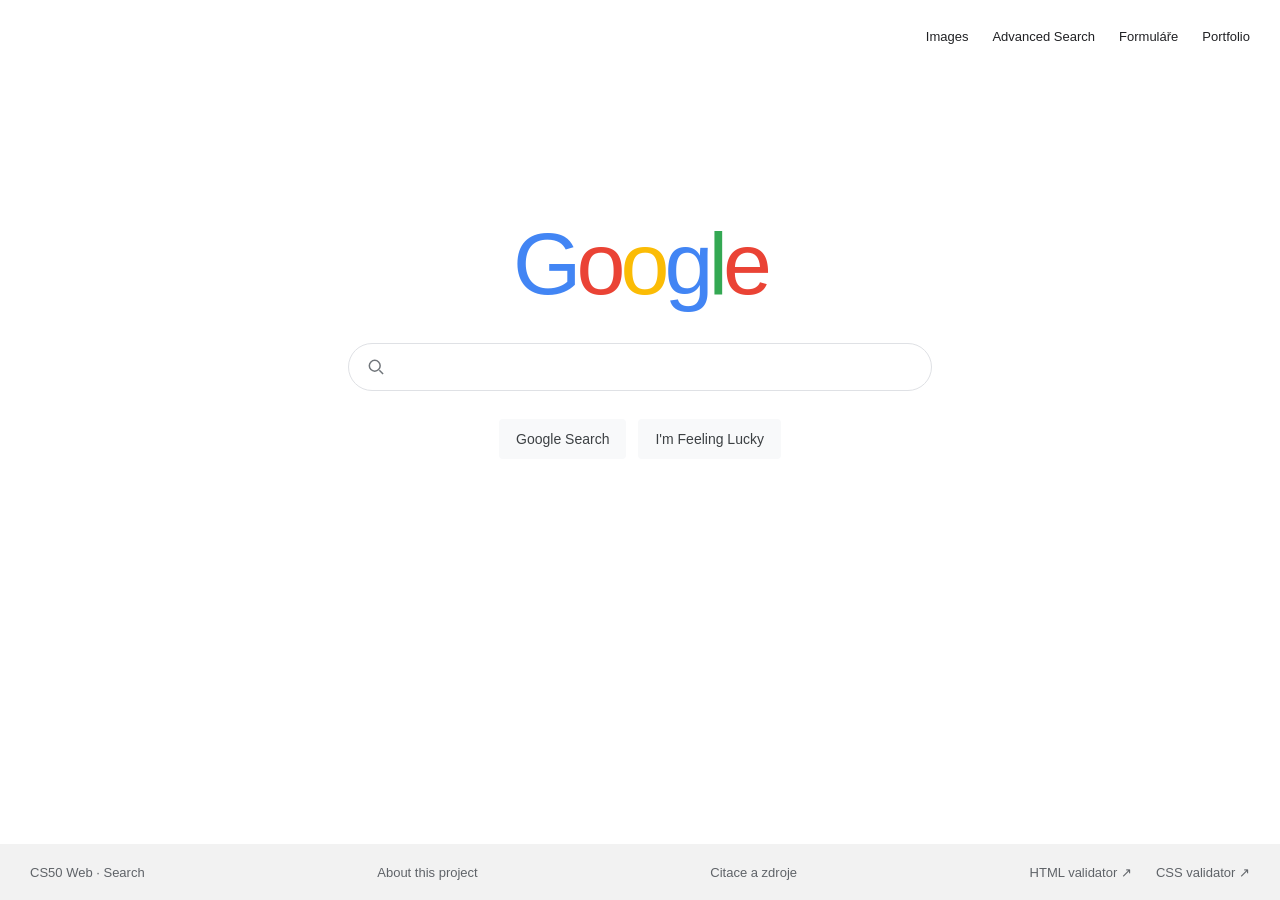
<file: index.html>
<!DOCTYPE html>
<html lang="en">
<head>
    <meta charset="UTF-8">
    <meta name="viewport" content="width=device-width, initial-scale=1.0">
    <meta name="description" content="Search the web with a simple Google Search interface. A CS50 Web project.">
    <title>Google Search</title>
    <link rel="stylesheet" href="style.css">
</head>
<body>
    <header class="site-header">
        <nav aria-label="Search navigation">
            <a href="images.html">Images</a>
            <a href="advanced.html">Advanced Search</a>
            <a href="forms.html" lang="cs">Formuláře</a>
            <a href="https://vojtechbedan.github.io/">Portfolio</a>
        </nav>
    </header>

    <main class="search-main">
        <h1 class="wordmark" aria-label="Google"><span class="blue">G</span><span class="red">o</span><span class="yellow">o</span><span class="blue">g</span><span class="green">l</span><span class="red">e</span></h1>

        <form class="search-form" action="https://www.google.com/search" method="get" role="search">
            <div class="search-bar">
                <svg class="search-icon" viewBox="0 0 24 24" aria-hidden="true" focusable="false"><circle cx="10.5" cy="10.5" r="6.5"></circle><path d="m16 16 4.5 4.5"></path></svg>
                <label class="visually-hidden" for="query">Search the web</label>
                <input id="query" type="text" name="q" autocomplete="off" spellcheck="false" required>
            </div>
            <div class="search-actions">
                <button type="submit">Google Search</button>
                <a class="search-button" href="https://doodles.google/">I'm Feeling Lucky</a>
            </div>
        </form>
    </main>

    <footer class="site-footer">
        <span>CS50 Web · Search</span>
        <a href="https://cs50.harvard.edu/web/projects/0/search/">About this project</a>
        <a href="https://github.com/VojtechBedan/googlesearch/blob/main/citace.md" lang="cs">Citace a zdroje</a>
        <nav class="validation-links" aria-label="Page validation">
            <a href="https://validator.w3.org/nu/?doc=https%3A%2F%2Fvojtechbedan.github.io%2Fgooglesearch%2F" target="_blank" rel="noopener noreferrer" aria-label="Validate this page's HTML (opens in a new tab)">HTML validator ↗</a>
            <a href="https://jigsaw.w3.org/css-validator/validator?uri=https%3A%2F%2Fvojtechbedan.github.io%2Fgooglesearch%2Findex.html&amp;profile=css3svg&amp;usermedium=all&amp;warning=1&amp;lang=cs" target="_blank" rel="noopener noreferrer" aria-label="Validate this page's CSS (opens in a new tab)">CSS validator ↗</a>
        </nav>
    </footer>
</body>
</html>
</file>
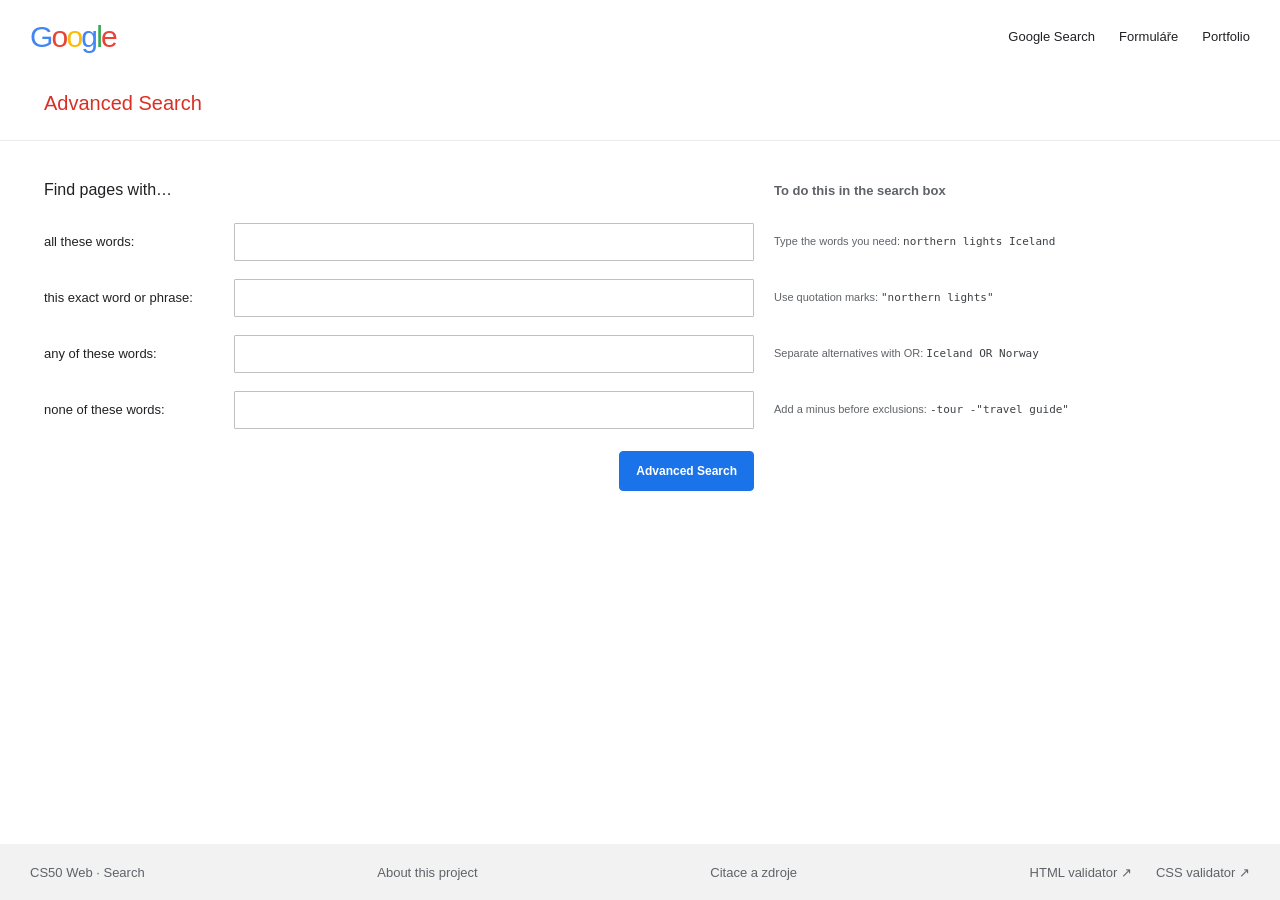
<file: advanced.html>
<!DOCTYPE html>
<html lang="en">
<head>
    <meta charset="UTF-8">
    <meta name="viewport" content="width=device-width, initial-scale=1.0">
    <meta name="description" content="Refine your Google search with words, exact phrases, alternatives, and exclusions. A CS50 Web project.">
    <title>Google Advanced Search</title>
    <link rel="stylesheet" href="style.css">
</head>
<body>
    <header class="site-header advanced-header">
        <a class="wordmark wordmark-small" href="index.html" aria-label="Google home"><span class="blue">G</span><span class="red">o</span><span class="yellow">o</span><span class="blue">g</span><span class="green">l</span><span class="red">e</span></a>
        <nav aria-label="Search navigation">
            <a href="index.html">Google Search</a>
            <a href="forms.html" lang="cs">Formuláře</a>
            <a href="https://vojtechbedan.github.io/">Portfolio</a>
        </nav>
    </header>

    <main class="advanced-main">
        <div class="advanced-title">
            <h1>Advanced Search</h1>
        </div>

        <form class="advanced-form" action="https://www.google.com/search" method="get" role="search">
            <h2>Find pages with…</h2>
            <p class="hints-heading">To do this in the search box</p>

            <label for="all-words">all these words:</label>
            <input id="all-words" type="text" name="as_q" aria-describedby="all-hint">
            <p class="field-hint" id="all-hint">Type the words you need: <span class="example">northern lights Iceland</span></p>

            <label for="exact-phrase">this exact word or phrase:</label>
            <input id="exact-phrase" type="text" name="as_epq" aria-describedby="exact-hint">
            <p class="field-hint" id="exact-hint">Use quotation marks: <span class="example">"northern lights"</span></p>

            <label for="any-words">any of these words:</label>
            <input id="any-words" type="text" name="as_oq" aria-describedby="any-hint">
            <p class="field-hint" id="any-hint">Separate alternatives with OR: <span class="example">Iceland OR Norway</span></p>

            <label for="excluded-words">none of these words:</label>
            <input id="excluded-words" type="text" name="as_eq" aria-describedby="excluded-hint">
            <p class="field-hint" id="excluded-hint">Add a minus before exclusions: <span class="example">-tour -"travel guide"</span></p>

            <div class="advanced-actions">
                <button class="primary-button" type="submit">Advanced Search</button>
            </div>
        </form>
    </main>

    <footer class="site-footer">
        <span>CS50 Web · Search</span>
        <a href="https://cs50.harvard.edu/web/projects/0/search/">About this project</a>
        <a href="https://github.com/VojtechBedan/googlesearch/blob/main/citace.md" lang="cs">Citace a zdroje</a>
        <nav class="validation-links" aria-label="Page validation">
            <a href="https://validator.w3.org/nu/?doc=https%3A%2F%2Fvojtechbedan.github.io%2Fgooglesearch%2Fadvanced.html" target="_blank" rel="noopener noreferrer" aria-label="Validate this page's HTML (opens in a new tab)">HTML validator ↗</a>
            <a href="https://jigsaw.w3.org/css-validator/validator?uri=https%3A%2F%2Fvojtechbedan.github.io%2Fgooglesearch%2Fadvanced.html&amp;profile=css3svg&amp;usermedium=all&amp;warning=1&amp;lang=cs" target="_blank" rel="noopener noreferrer" aria-label="Validate this page's CSS (opens in a new tab)">CSS validator ↗</a>
        </nav>
    </footer>
</body>
</html>
</file>
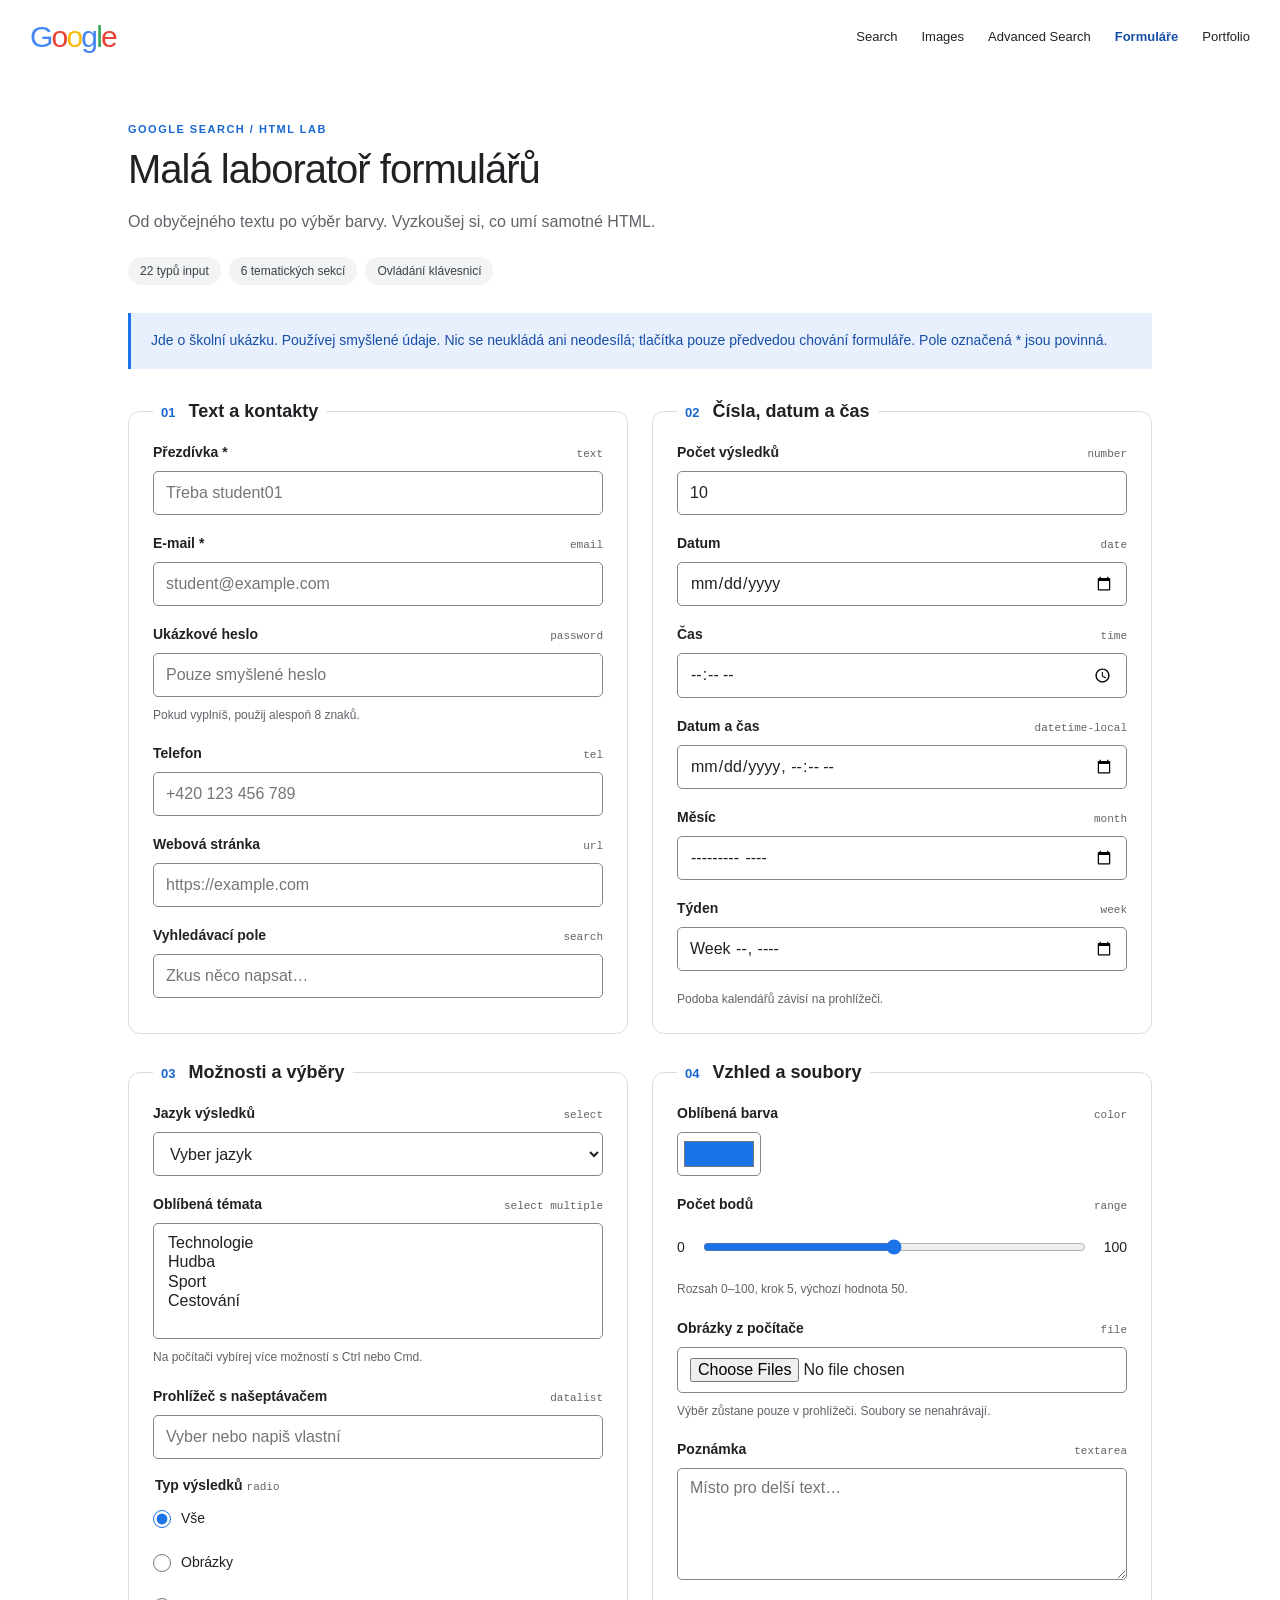
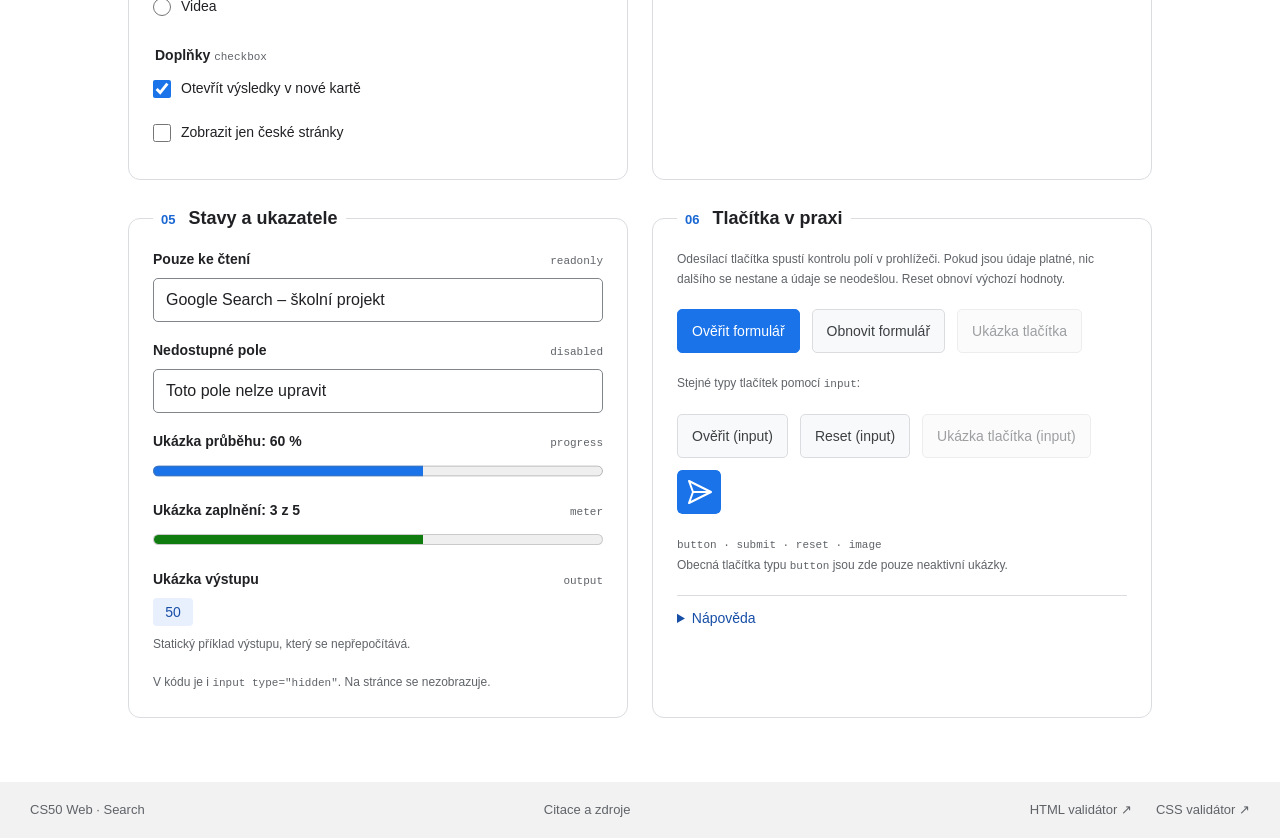
<file: forms.html>
<!DOCTYPE html>
<html lang="cs">
<head>
    <meta charset="UTF-8">
    <meta name="viewport" content="width=device-width, initial-scale=1.0">
    <meta name="description" content="Ukázka HTML formulářů: 22 typů input, výběry, přepínače, textová oblast a další prvky.">
    <title>Formuláře | Google Search</title>
    <link rel="stylesheet" href="style.css">
    <link rel="stylesheet" href="forms.css">
</head>
<body>
    <a class="skip-link" href="#obsah">Přejít na obsah</a>
    <header class="site-header advanced-header">
        <a class="wordmark wordmark-small" href="index.html" aria-label="Google Search – úvod"><span class="blue">G</span><span class="red">o</span><span class="yellow">o</span><span class="blue">g</span><span class="green">l</span><span class="red">e</span></a>
        <nav aria-label="Navigace projektu">
            <a href="index.html">Search</a>
            <a href="images.html">Images</a>
            <a href="advanced.html">Advanced Search</a>
            <a href="forms.html" aria-current="page">Formuláře</a>
            <a href="https://vojtechbedan.github.io/">Portfolio</a>
        </nav>
    </header>
    <main class="forms-main" id="obsah">
        <div class="forms-intro">
            <p class="forms-eyebrow">GOOGLE SEARCH / HTML LAB</p>
            <h1>Malá laboratoř formulářů</h1>
            <p>Od obyčejného textu po výběr barvy. Vyzkoušej si, co umí samotné HTML.</p>
            <div class="forms-tags"><span>22 typů input</span><span>6 tematických sekcí</span><span>Ovládání klávesnicí</span></div>
        </div>
        <p class="demo-note" id="demo-note">Jde o školní ukázku. Používej smyšlené údaje. Nic se neukládá ani neodesílá; tlačítka pouze předvedou chování formuláře. Pole označená * jsou povinná.</p>
        <!-- method="dialog" validates fields without sending data or navigating. -->
        <form id="demo-form" method="dialog" aria-describedby="demo-note" autocomplete="off">
            <div class="forms-grid">
                <fieldset class="form-section">
                    <legend><span>01</span> Text a kontakty</legend>
                    <div class="control"><label for="nickname">Přezdívka * <code>text</code></label><input id="nickname" type="text" placeholder="Třeba student01" required minlength="2" maxlength="40"></div>
                    <div class="control"><label for="email">E-mail * <code>email</code></label><input id="email" type="email" placeholder="student@example.com" required></div>
                    <div class="control"><label for="password">Ukázkové heslo <code>password</code></label><input id="password" type="password" placeholder="Pouze smyšlené heslo" minlength="8" autocomplete="new-password" aria-describedby="password-hint"><small id="password-hint">Pokud vyplníš, použij alespoň 8 znaků.</small></div>
                    <div class="control"><label for="phone">Telefon <code>tel</code></label><input id="phone" type="tel" placeholder="+420 123 456 789"></div>
                    <div class="control"><label for="website">Webová stránka <code>url</code></label><input id="website" type="url" placeholder="https://example.com"></div>
                    <div class="control"><label for="search">Vyhledávací pole <code>search</code></label><input id="search" type="search" placeholder="Zkus něco napsat…"></div>
                </fieldset>
                <fieldset class="form-section">
                    <legend><span>02</span> Čísla, datum a čas</legend>
                    <div class="control"><label for="count">Počet výsledků <code>number</code></label><input id="count" type="number" min="1" max="100" step="1" value="10"></div>
                    <div class="control"><label for="date">Datum <code>date</code></label><input id="date" type="date"></div>
                    <div class="control"><label for="time">Čas <code>time</code></label><input id="time" type="time"></div>
                    <div class="control"><label for="meeting">Datum a čas <code>datetime-local</code></label><input id="meeting" type="datetime-local"></div>
                    <div class="control"><label for="month">Měsíc <code>month</code></label><input id="month" type="month"></div>
                    <div class="control"><label for="week">Týden <code>week</code></label><input id="week" type="week"></div>
                    <p class="section-note">Podoba kalendářů závisí na prohlížeči.</p>
                </fieldset>
                <fieldset class="form-section">
                    <legend><span>03</span> Možnosti a výběry</legend>
                    <div class="control"><label for="language">Jazyk výsledků <code>select</code></label><select id="language"><option value="">Vyber jazyk</option><optgroup label="Evropské jazyky"><option value="cs">Čeština</option><option value="en">Angličtina</option><option value="de">Němčina</option></optgroup><optgroup label="Další jazyky"><option value="ja">Japonština</option></optgroup></select></div>
                    <div class="control"><label for="topics">Oblíbená témata <code>select multiple</code></label><select id="topics" multiple size="4" aria-describedby="topics-hint"><option>Technologie</option><option>Hudba</option><option>Sport</option><option>Cestování</option></select><small id="topics-hint">Na počítači vybírej více možností s Ctrl nebo Cmd.</small></div>
                    <div class="control"><label for="browser">Prohlížeč s našeptávačem <code>datalist</code></label><input id="browser" type="text" list="browsers" placeholder="Vyber nebo napiš vlastní"><datalist id="browsers"><option value="Chrome"></option><option value="Edge"></option><option value="Firefox"></option><option value="Safari"></option></datalist></div>
                    <fieldset class="choice-group"><legend>Typ výsledků <code>radio</code></legend><label><input type="radio" name="result-type" value="all" checked> Vše</label><label><input type="radio" name="result-type" value="images"> Obrázky</label><label><input type="radio" name="result-type" value="videos"> Videa</label></fieldset>
                    <fieldset class="choice-group"><legend>Doplňky <code>checkbox</code></legend><label><input type="checkbox" checked> Otevřít výsledky v nové kartě</label><label><input type="checkbox"> Zobrazit jen české stránky</label></fieldset>
                </fieldset>
                <fieldset class="form-section">
                    <legend><span>04</span> Vzhled a soubory</legend>
                    <div class="control"><label for="color">Oblíbená barva <code>color</code></label><input id="color" type="color" value="#1a73e8"></div>
                    <div class="control"><label for="range">Počet bodů <code>range</code></label><div class="range-row"><span>0</span><input id="range" type="range" min="0" max="100" value="50" step="5" aria-describedby="range-hint"><span>100</span></div><small id="range-hint">Rozsah 0–100, krok 5, výchozí hodnota 50.</small></div>
                    <div class="control"><label for="file">Obrázky z počítače <code>file</code></label><input id="file" type="file" accept="image/*" multiple aria-describedby="file-hint"><small id="file-hint">Výběr zůstane pouze v prohlížeči. Soubory se nenahrávají.</small></div>
                    <div class="control"><label for="message">Poznámka <code>textarea</code></label><textarea id="message" rows="5" maxlength="500" placeholder="Místo pro delší text…"></textarea></div>
                </fieldset>
                <fieldset class="form-section">
                    <legend><span>05</span> Stavy a ukazatele</legend>
                    <div class="control"><label for="readonly">Pouze ke čtení <code>readonly</code></label><input id="readonly" type="text" value="Google Search – školní projekt" readonly></div>
                    <div class="control"><label for="disabled">Nedostupné pole <code>disabled</code></label><input id="disabled" type="text" value="Toto pole nelze upravit" disabled></div>
                    <div class="control"><label for="progress">Ukázka průběhu: 60 % <code>progress</code></label><progress id="progress" value="60" max="100">60 %</progress></div>
                    <div class="control"><label for="meter">Ukázka zaplnění: 3 z 5 <code>meter</code></label><meter id="meter" min="0" max="5" low="1" high="4" optimum="3" value="3">3 z 5</meter></div>
                    <div class="control"><label for="sample-output">Ukázka výstupu <code>output</code></label><output id="sample-output">50</output><small>Statický příklad výstupu, který se nepřepočítává.</small></div>
                    <input type="hidden" id="demo-version" value="school-demo">
                    <p class="section-note">V kódu je i <code>input type="hidden"</code>. Na stránce se nezobrazuje.</p>
                </fieldset>
                <fieldset class="form-section">
                    <legend><span>06</span> Tlačítka v praxi</legend>
                    <p class="section-note">Odesílací tlačítka spustí kontrolu polí v prohlížeči. Pokud jsou údaje platné, nic dalšího se nestane a údaje se neodešlou. Reset obnoví výchozí hodnoty.</p>
                    <div class="demo-buttons">
                        <button class="primary-button" type="submit">Ověřit formulář</button>
                        <button type="reset">Obnovit formulář</button>
                        <button type="button" disabled>Ukázka tlačítka</button>
                    </div>
                    <p class="section-note">Stejné typy tlačítek pomocí <code>input</code>:</p>
                    <div class="demo-buttons">
                        <input type="submit" value="Ověřit (input)">
                        <input type="reset" value="Reset (input)">
                        <input type="button" value="Ukázka tlačítka (input)" disabled>
                        <input type="image" src="send.svg" alt="Ověřit formulář obrázkovým tlačítkem" width="44" height="44">
                    </div>
                    <p class="section-note"><code>button · submit · reset · image</code></p>
                    <p class="section-note">Obecná tlačítka typu <code>button</code> jsou zde pouze neaktivní ukázky.</p>
                    <details class="form-help">
                        <summary>Nápověda</summary>
                        <p>Vyplň přezdívku a e-mail, změň libovolné možnosti a stiskni ověření formuláře. Prohlížeč upozorní na chybějící nebo neplatné údaje. Reset vrátí původní hodnoty. Celá ukázka používá pouze HTML a CSS.</p>
                    </details>
                </fieldset>
            </div>
        </form>
    </main>
    <footer class="site-footer">
        <span>CS50 Web · Search</span>
        <a href="https://github.com/VojtechBedan/googlesearch/blob/main/citace.md">Citace a zdroje</a>
        <nav class="validation-links" aria-label="Validace této stránky">
            <a href="https://validator.w3.org/nu/?doc=https%3A%2F%2Fvojtechbedan.github.io%2Fgooglesearch%2Fforms.html" target="_blank" rel="noopener noreferrer">HTML validátor ↗</a>
            <a href="https://jigsaw.w3.org/css-validator/validator?uri=https%3A%2F%2Fvojtechbedan.github.io%2Fgooglesearch%2Fforms.html&amp;profile=css3svg&amp;lang=cs" target="_blank" rel="noopener noreferrer">CSS validátor ↗</a>
        </nav>
    </footer>
</body>
</html>
</file>
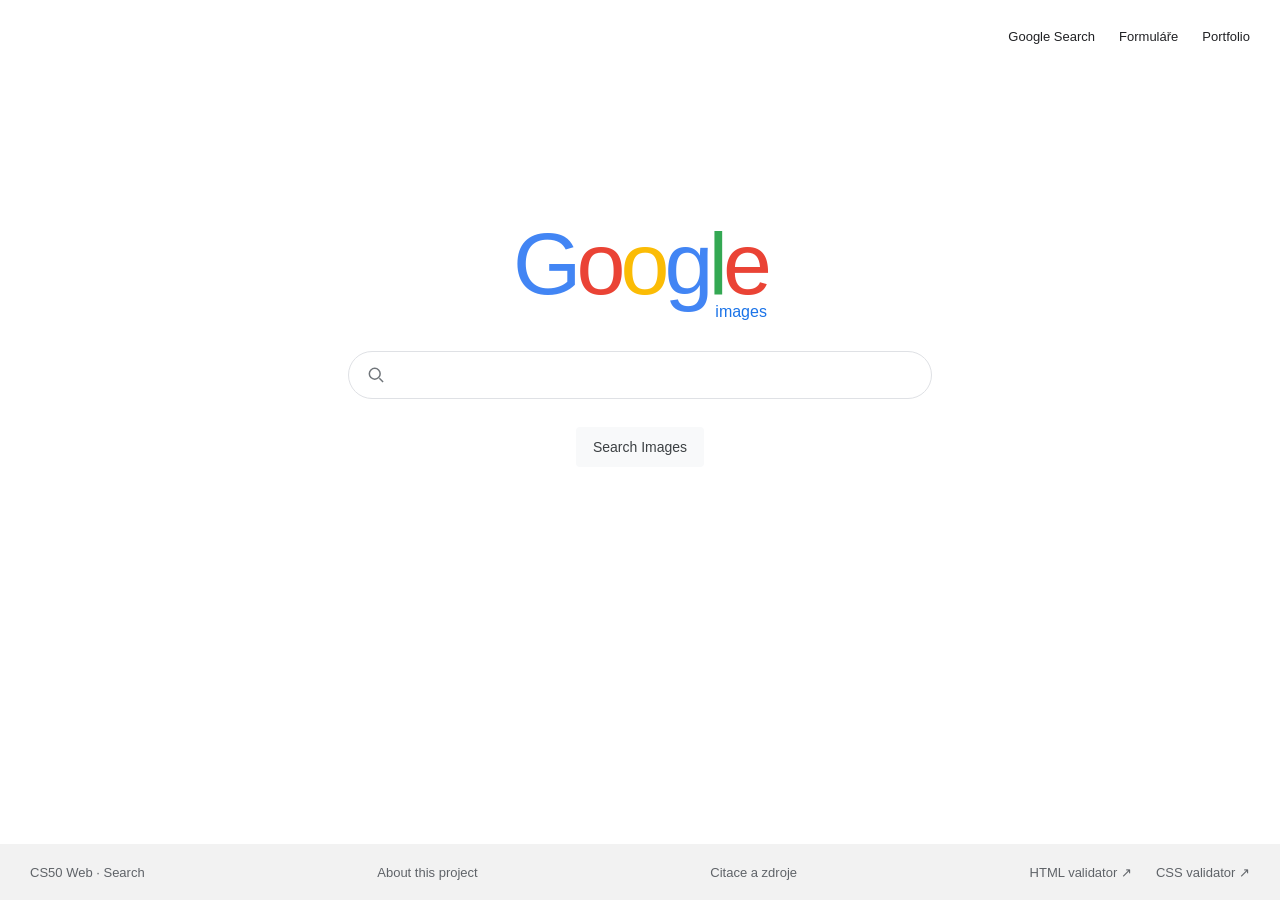
<file: images.html>
<!DOCTYPE html>
<html lang="en">
<head>
    <meta charset="UTF-8">
    <meta name="viewport" content="width=device-width, initial-scale=1.0">
    <meta name="description" content="Find images using Google Image Search. A CS50 Web project.">
    <title>Google Images</title>
    <link rel="stylesheet" href="style.css">
</head>
<body>
    <header class="site-header">
        <nav aria-label="Search navigation">
            <a href="index.html">Google Search</a>
            <a href="forms.html" lang="cs">Formuláře</a>
            <a href="https://vojtechbedan.github.io/">Portfolio</a>
        </nav>
    </header>

    <main class="search-main">
        <h1 class="wordmark image-wordmark" aria-label="Google Images"><span class="blue">G</span><span class="red">o</span><span class="yellow">o</span><span class="blue">g</span><span class="green">l</span><span class="red">e</span><span class="images-label">images</span></h1>

        <form class="search-form" action="https://www.google.com/search" method="get" role="search">
            <input type="hidden" name="udm" value="2">
            <div class="search-bar">
                <svg class="search-icon" viewBox="0 0 24 24" aria-hidden="true" focusable="false"><circle cx="10.5" cy="10.5" r="6.5"></circle><path d="m16 16 4.5 4.5"></path></svg>
                <label class="visually-hidden" for="image-query">Search images</label>
                <input id="image-query" type="text" name="q" autocomplete="off" spellcheck="false" required>
            </div>
            <div class="search-actions">
                <button type="submit">Search Images</button>
            </div>
        </form>
    </main>

    <footer class="site-footer">
        <span>CS50 Web · Search</span>
        <a href="https://cs50.harvard.edu/web/projects/0/search/">About this project</a>
        <a href="https://github.com/VojtechBedan/googlesearch/blob/main/citace.md" lang="cs">Citace a zdroje</a>
        <nav class="validation-links" aria-label="Page validation">
            <a href="https://validator.w3.org/nu/?doc=https%3A%2F%2Fvojtechbedan.github.io%2Fgooglesearch%2Fimages.html" target="_blank" rel="noopener noreferrer" aria-label="Validate this page's HTML (opens in a new tab)">HTML validator ↗</a>
            <a href="https://jigsaw.w3.org/css-validator/validator?uri=https%3A%2F%2Fvojtechbedan.github.io%2Fgooglesearch%2Fimages.html&amp;profile=css3svg&amp;usermedium=all&amp;warning=1&amp;lang=cs" target="_blank" rel="noopener noreferrer" aria-label="Validate this page's CSS (opens in a new tab)">CSS validator ↗</a>
        </nav>
    </footer>
</body>
</html>
</file>
<file: style.css>
:root {
    font-family: Arial, Helvetica, sans-serif;
    color: #202124;
    background: #fff;
    color-scheme: light;
}

* { box-sizing: border-box; }

body {
    display: flex;
    flex-direction: column;
    min-height: 100vh;
    min-height: 100svh;
    margin: 0;
    font-size: 14px;
}

a { color: inherit; text-decoration: none; }
a:hover { text-decoration: underline; }
a:focus-visible, button:focus-visible {
    outline: 2px solid #1a73e8;
    outline-offset: 4px;
}

.site-header {
    display: flex;
    align-items: center;
    justify-content: flex-end;
    min-height: 72px;
    padding: 12px 30px;
}

.site-header nav {
    display: flex;
    align-items: center;
    flex-wrap: wrap;
    gap: 8px 24px;
    font-size: 13px;
}

.site-header nav a { display: inline-flex; align-items: center; min-height: 44px; }

.search-main {
    flex: 1;
    width: 100%;
    padding: clamp(52px, 16vh, 150px) 20px 64px;
    text-align: center;
}

.wordmark {
    position: relative;
    display: inline-block;
    margin: 0 0 30px;
    font-size: 88px;
    font-weight: 500;
    line-height: 1.1;
    letter-spacing: -5px;
    white-space: nowrap;
    user-select: none;
}

.blue { color: #4285f4; }
.red { color: #ea4335; }
.yellow { color: #fbbc05; }
.green { color: #34a853; }

.images-label {
    position: absolute;
    right: 0;
    bottom: -7px;
    color: #1a73e8;
    font-size: 16px;
    line-height: 1;
    letter-spacing: normal;
}

.image-wordmark { margin-bottom: 38px; }
.search-form { width: 100%; max-width: 584px; margin: 0 auto; }

.search-bar {
    display: flex;
    align-items: center;
    gap: 14px;
    min-height: 48px;
    padding: 0 17px;
    border: 1px solid #dfe1e5;
    border-radius: 24px;
}

.search-bar:hover, .search-bar:focus-within {
    border-color: transparent;
    box-shadow: 0 1px 6px #20212447;
}

.search-bar:focus-within { outline: 2px solid #1a73e8; outline-offset: 2px; }
.search-icon { width: 20px; height: 20px; flex-shrink: 0; fill: none; stroke: #70757a; stroke-width: 1.8; }
.search-bar input {
    flex: 1;
    width: 100%;
    min-width: 0;
    height: 46px;
    padding: 0;
    border: 0;
    outline: 0;
    color: #202124;
    background: transparent;
    font: 16px Arial, Helvetica, sans-serif;
}

.search-actions { display: flex; flex-wrap: wrap; justify-content: center; gap: 12px; margin-top: 28px; }
button, .search-button {
    min-height: 40px;
    padding: 0 16px;
    border: 1px solid transparent;
    border-radius: 4px;
    color: #3c4043;
    background: #f8f9fa;
    font: 14px Arial, Helvetica, sans-serif;
    cursor: pointer;
}
.search-button { display: inline-flex; align-items: center; justify-content: center; }
button:hover, .search-button:hover { border-color: #dadce0; box-shadow: 0 1px 1px #0000001a; text-decoration: none; }
button:active, .search-button:active { background: #e8eaed; }

.site-footer {
    display: flex;
    justify-content: space-between;
    align-items: center;
    flex-wrap: wrap;
    gap: 8px 24px;
    min-height: 56px;
    padding: 8px 30px;
    color: #5f6368;
    background: #f2f2f2;
    font-size: 13px;
}
.site-footer a { display: inline-flex; align-items: center; min-height: 40px; }
.validation-links { display: flex; flex-wrap: wrap; gap: 4px 24px; }

.advanced-header { justify-content: space-between; gap: 24px; }
.wordmark-small { margin: 0; font-size: 30px; letter-spacing: -1.8px; }
.wordmark-small:hover { text-decoration: none; }
.advanced-main { flex: 1; }
.advanced-title { padding: 20px 44px 25px; border-bottom: 1px solid #ebebeb; }
.advanced-title h1 { margin: 0; color: #d93025; font-size: 20px; font-weight: 400; }
.advanced-form {
    display: grid;
    grid-template-columns: 170px minmax(180px, 520px) minmax(180px, 1fr);
    align-items: center;
    gap: 18px 20px;
    max-width: 1200px;
    padding: 40px 44px 64px;
}
.advanced-form h2 { grid-column: 1 / 3; margin: 0 0 6px; font-size: 16px; font-weight: 400; }
.hints-heading { margin: 0 0 6px; color: #5f6368; font-size: 13px; font-weight: 700; }
.advanced-form label { font-size: 13px; line-height: 1.5; }
.advanced-form input {
    width: 100%;
    min-width: 0;
    min-height: 38px;
    padding: 8px 10px;
    border: 1px solid #c0c0c0;
    border-radius: 1px;
    color: #202124;
    background: #fff;
    font: 14px Arial, Helvetica, sans-serif;
}
.advanced-form input:hover { border-color: #80868b; }
.advanced-form input:focus { border-color: #1a73e8; outline: 1px solid #1a73e8; box-shadow: inset 0 1px 2px #0000001a; }
.field-hint { margin: 0; color: #5f6368; font-size: 11px; line-height: 1.6; }
.example { color: #3c4043; font-family: monospace; }
.advanced-actions { grid-column: 2; justify-self: end; margin-top: 4px; }
.primary-button { border-color: #1a73e8; color: #fff; background: #1a73e8; font-size: 12px; font-weight: 700; }
.primary-button:hover { border-color: #185abc; background: #185abc; }
.primary-button:active { background: #174ea6; }

.visually-hidden {
    position: absolute;
    width: 1px;
    height: 1px;
    padding: 0;
    margin: -1px;
    overflow: hidden;
    clip-path: inset(50%);
    white-space: nowrap;
    border: 0;
}

@media (max-width: 900px) {
    .advanced-form { grid-template-columns: 170px minmax(0, 1fr); }
    .hints-heading { display: none; }
    .field-hint { grid-column: 2; margin-top: -12px; }
}

@media (max-width: 600px) {
    .site-header { padding: 12px 20px; }
    .site-header nav { gap: 16px; }
    .wordmark:not(.wordmark-small) { font-size: 72px; letter-spacing: -4px; }
    .search-main { padding-top: 68px; }
    button, .search-button { min-height: 44px; }
    .site-footer { padding: 12px 20px; }
    .advanced-title { padding: 20px 24px; }
    .advanced-form { grid-template-columns: minmax(0, 1fr); gap: 10px; padding: 28px 24px 48px; }
    .advanced-form h2 { grid-column: 1; margin-bottom: 14px; }
    .advanced-form input { min-height: 44px; font-size: 16px; }
    .field-hint { grid-column: 1; margin: -4px 0 16px; }
    .advanced-actions { grid-column: 1; }
}
</file>
<file: forms.css>
.skip-link { position: absolute; left: 16px; top: -100px; z-index: 2; padding: 12px; background: #fff; color: #174ea6; }
.skip-link:focus { top: 12px; }
.site-header { flex-wrap: wrap; }
[aria-current="page"] { color: #174ea6; font-weight: 700; }
.forms-main { flex: 1; width: min(1080px, 100%); margin: 0 auto; padding: 40px 28px 64px; }
.forms-eyebrow { color: #1967d2; font-size: 11px; font-weight: 700; letter-spacing: 1.5px; }
.forms-intro h1 { margin: 12px 0; font-size: clamp(28px, 5vw, 40px); font-weight: 500; letter-spacing: -1px; }
.forms-intro > p:not(.forms-eyebrow) { color: #5f6368; font-size: 16px; line-height: 1.7; }
.forms-tags { display: flex; flex-wrap: wrap; gap: 8px; margin-top: 22px; }
.forms-tags span { padding: 7px 12px; border-radius: 20px; background: #f1f3f4; color: #3c4043; font-size: 12px; }
.demo-note { margin: 28px 0 32px; padding: 16px 20px; border-left: 3px solid #1a73e8; background: #e8f0fe; color: #174ea6; line-height: 1.7; }
.forms-grid { display: grid; grid-template-columns: repeat(2, minmax(0, 1fr)); gap: 28px 24px; }
.form-section { min-width: 0; margin: 0; padding: 20px 24px 24px; border: 1px solid #dadce0; border-radius: 12px; }
.form-section > legend { max-width: 100%; padding: 0 8px; font-size: 18px; font-weight: 600; }
.form-section > legend span { margin-right: 8px; color: #1967d2; font-size: 13px; }
.control { display: flex; flex-direction: column; gap: 8px; margin-bottom: 18px; }
.control:last-child { margin-bottom: 0; }
.control > label { display: flex; flex-wrap: wrap; align-items: baseline; justify-content: space-between; gap: 4px 12px; font-weight: 600; line-height: 1.5; }
.form-section code { color: #5f6368; font-size: 11px; font-weight: 400; overflow-wrap: anywhere; }
.control input:not([type="range"]):not([type="color"]), .control select, .control textarea { width: 100%; min-width: 0; min-height: 44px; padding: 10px 12px; border: 1px solid #80868b; border-radius: 5px; background: #fff; color: #202124; font: 16px Arial, Helvetica, sans-serif; }
.control input:hover, .control select:hover, .control textarea:hover { border-color: #3c4043; }
.form-section :focus-visible { outline: 2px solid #1a73e8; outline-offset: 3px; }
.control textarea { resize: vertical; }
.control small, .section-note { margin: 0; color: #5f6368; font-size: 12px; line-height: 1.7; }
.control select[multiple] { min-height: 116px; }
.control input[readonly], .control input:disabled { background: #f1f3f4; }
.control input:disabled { color: #5f6368; cursor: not-allowed; }
.choice-group { min-width: 0; margin: 18px 0 0; padding: 0; border: 0; }
.choice-group legend { margin-bottom: 4px; font-weight: 600; }
.choice-group label { display: flex; align-items: center; gap: 10px; min-height: 44px; line-height: 1.5; cursor: pointer; }
.choice-group input { flex-shrink: 0; width: 18px; height: 18px; margin: 0; accent-color: #1a73e8; }
.control input[type="color"] { width: 84px; height: 44px; padding: 4px; border: 1px solid #80868b; border-radius: 5px; background: #fff; cursor: pointer; }
.range-row { display: flex; align-items: center; gap: 16px; }
.range-row input { flex: 1; min-width: 0; min-height: 44px; accent-color: #1a73e8; }
.control output { align-self: flex-start; min-width: 40px; padding: 6px; text-align: center; background: #e8f0fe; color: #174ea6; border-radius: 4px; }
.control input[type="file"] { font-size: 13px; padding: 8px; }
progress, meter { width: 100%; height: 22px; accent-color: #1a73e8; }
.demo-buttons { display: flex; flex-wrap: wrap; align-items: center; gap: 12px; margin: 20px 0; }
.demo-buttons button, .demo-buttons input:not([type="image"]) { max-width: 100%; min-height: 44px; padding: 10px 14px; border: 1px solid #dadce0; border-radius: 5px; background: #f8f9fa; color: #3c4043; font: 14px Arial, Helvetica, sans-serif; cursor: pointer; white-space: normal; }
.demo-buttons .primary-button { background: #1a73e8; color: #fff; border-color: #1a73e8; }
.demo-buttons :is(button, input):hover { border-color: #80868b; }
.demo-buttons .primary-button:hover { background: #185abc; }
.demo-buttons :disabled { opacity: .5; cursor: not-allowed; }
.demo-buttons input[type="image"] { border-radius: 5px; }
.form-help { margin-top: 20px; border-top: 1px solid #dadce0; }
.form-help summary { padding: 14px 0; color: #174ea6; cursor: pointer; }
.form-help p { margin: 0; line-height: 1.7; }
@media (max-width: 700px) {
    .forms-main { padding: 24px 20px 40px; }
    .forms-grid { grid-template-columns: minmax(0, 1fr); gap: 24px; }
    .form-section { padding: 16px; }
    .form-section > legend { font-size: 17px; }
}
</file>
